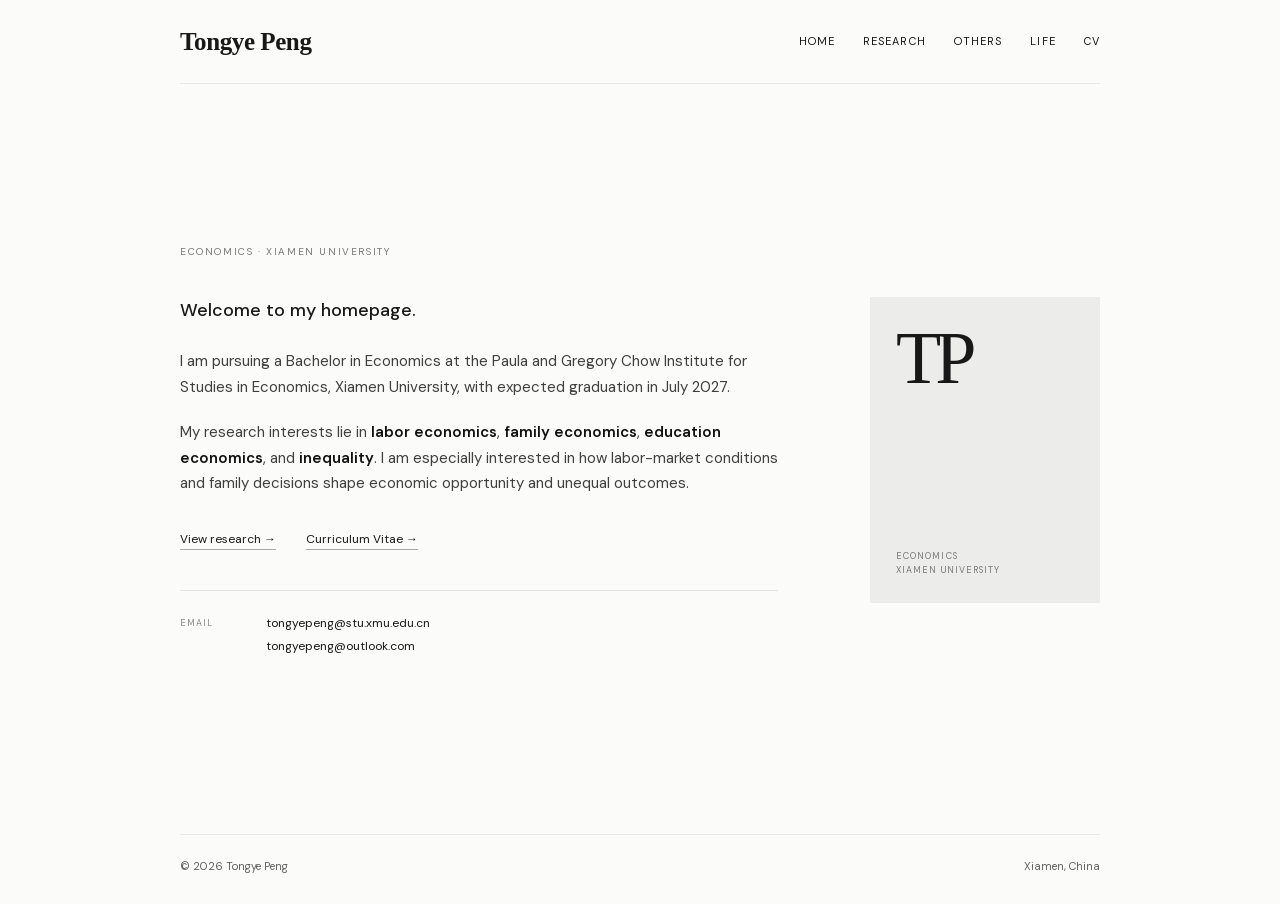
<file: index.html>
<!doctype html><html lang="en"><head><meta charset="utf-8"><meta name="viewport" content="width=device-width,initial-scale=1"><title>Tongye Peng | Economics</title><meta name="description" content="Academic website of Tongye Peng, economics undergraduate at Xiamen University."><link rel="icon" href="favicon.svg"><link rel="stylesheet" href="styles.css"></head><body><header class="header shell"><a class="wordmark" href="./">Tongye Peng</a><nav class="nav"><a href="./">Home</a><a href="research/">Research</a><a href="others/">Others</a><a href="life/">Life</a><a href="Peng_Tongye_CV.pdf" target="_blank">CV</a></nav></header><main class="home shell"><section class="home-copy"><p class="eyebrow">Economics · Xiamen University</p><h1>Welcome to my homepage.</h1><p>I am pursuing a Bachelor in Economics at the Paula and Gregory Chow Institute for Studies in Economics, Xiamen University, with expected graduation in July 2027.</p><p>My research interests lie in <strong>labor economics</strong>, <strong>family economics</strong>, <strong>education economics</strong>, and <strong>inequality</strong>. I am especially interested in how labor-market conditions and family decisions shape economic opportunity and unequal outcomes.</p><p class="home-links"><a href="research/">View research →</a><a href="Peng_Tongye_CV.pdf" target="_blank">Curriculum Vitae →</a></p><div class="contact-simple"><span>Email</span><a href="mailto:tongyepeng@stu.xmu.edu.cn">tongyepeng@stu.xmu.edu.cn</a><a href="mailto:tongyepeng@outlook.com">tongyepeng@outlook.com</a></div></section><aside class="portrait-mark" aria-label="Tongye Peng monogram"><span>TP</span><small>Economics<br>Xiamen University</small></aside></main><footer class="footer shell"><span>© 2026 Tongye Peng</span><span>Xiamen, China</span></footer></body></html>
</file>
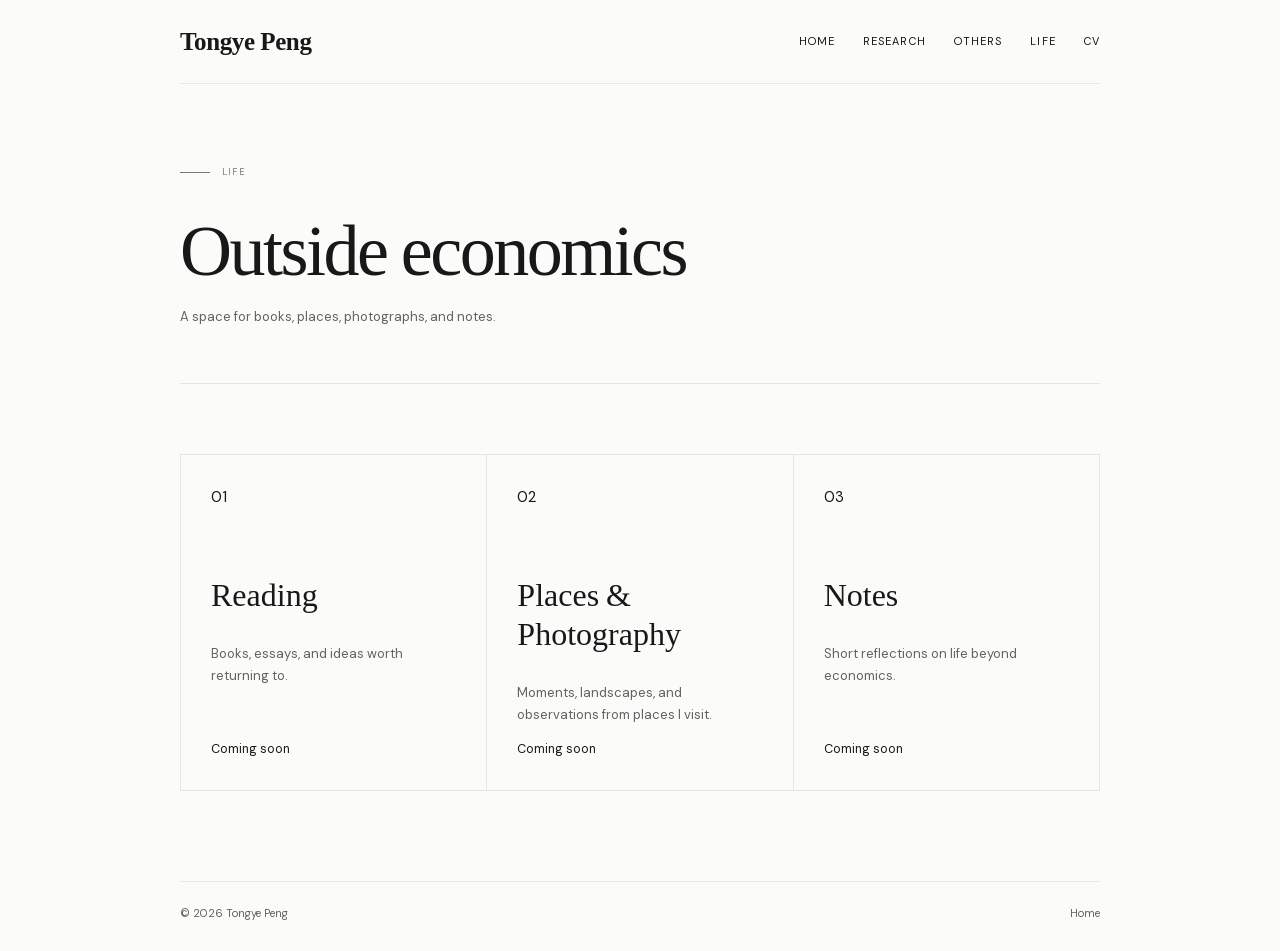
<file: life/index.html>
<!doctype html><html lang="en"><head><meta charset="utf-8"><meta name="viewport" content="width=device-width,initial-scale=1"><title>Life | Tongye Peng</title><link rel="icon" href="../favicon.svg"><link rel="stylesheet" href="../styles.css"></head><body><header class="header shell"><a class="wordmark" href="../">Tongye Peng</a><nav class="nav"><a href="../">Home</a><a href="../research/">Research</a><a href="../others/">Others</a><a href="../life/">Life</a><a href="../Peng_Tongye_CV.pdf" target="_blank">CV</a></nav></header><main class="inner shell"><section class="intro"><p class="kicker">Life</p><h1>Outside economics</h1><p>A space for books, places, photographs, and notes.</p></section><section class="cards life"><article class="card"><span>01</span><h2>Reading</h2><p>Books, essays, and ideas worth returning to.</p><small>Coming soon</small></article><article class="card"><span>02</span><h2>Places &amp; Photography</h2><p>Moments, landscapes, and observations from places I visit.</p><small>Coming soon</small></article><article class="card"><span>03</span><h2>Notes</h2><p>Short reflections on life beyond economics.</p><small>Coming soon</small></article></section></main><footer class="footer shell"><span>© 2026 Tongye Peng</span><a href="../">Home</a></footer></body></html>
</file>
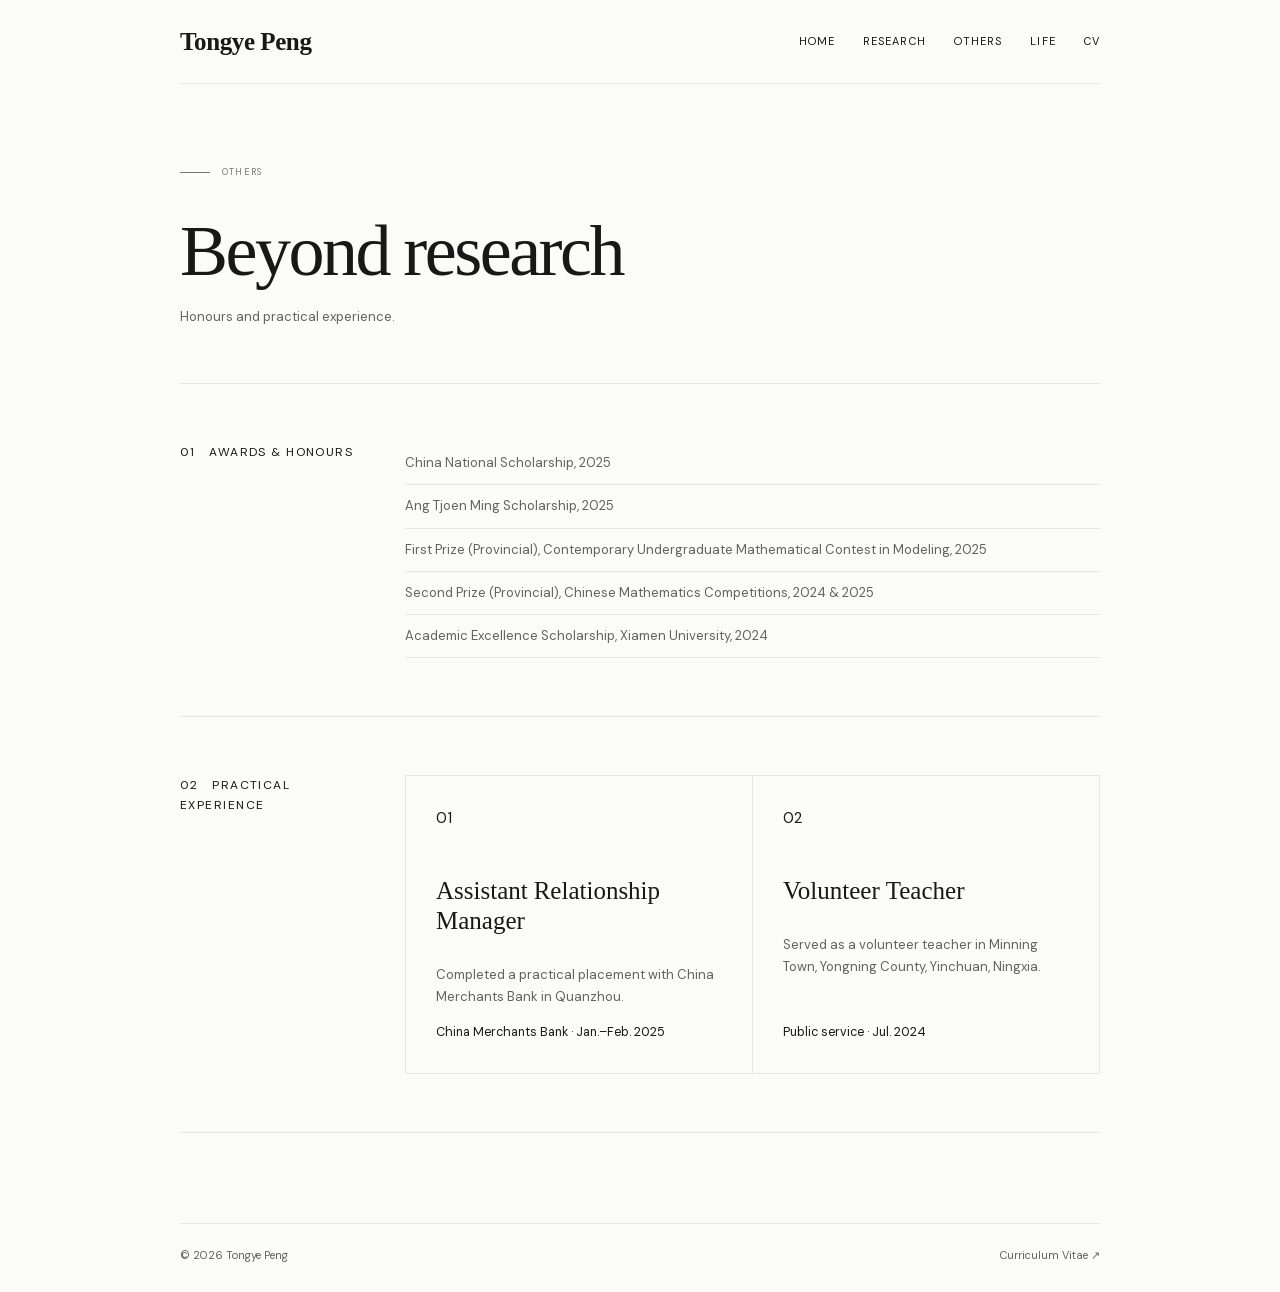
<file: others/index.html>
<!doctype html><html lang="en"><head><meta charset="utf-8"><meta name="viewport" content="width=device-width,initial-scale=1"><title>Others | Tongye Peng</title><link rel="icon" href="../favicon.svg"><link rel="stylesheet" href="../styles.css"></head><body><header class="header shell"><a class="wordmark" href="../">Tongye Peng</a><nav class="nav"><a href="../">Home</a><a href="../research/">Research</a><a href="../others/">Others</a><a href="../life/">Life</a><a class="cv" href="../Peng_Tongye_CV.pdf" target="_blank">CV</a></nav></header><main class="inner shell"><section class="intro"><p class="kicker">Others</p><h1>Beyond research</h1><p>Honours and practical experience.</p></section><section class="profile"><div class="label">01 &nbsp; Awards &amp; Honours</div><div class="awards"><p>China National Scholarship, 2025</p><p>Ang Tjoen Ming Scholarship, 2025</p><p>First Prize (Provincial), Contemporary Undergraduate Mathematical Contest in Modeling, 2025</p><p>Second Prize (Provincial), Chinese Mathematics Competitions, 2024 &amp; 2025</p><p>Academic Excellence Scholarship, Xiamen University, 2024</p></div></section><section class="profile"><div class="label">02 &nbsp; Practical Experience</div><div class="cards"><article class="card"><span>01</span><h2>Assistant Relationship Manager</h2><p>Completed a practical placement with China Merchants Bank in Quanzhou.</p><small>China Merchants Bank · Jan.–Feb. 2025</small></article><article class="card"><span>02</span><h2>Volunteer Teacher</h2><p>Served as a volunteer teacher in Minning Town, Yongning County, Yinchuan, Ningxia.</p><small>Public service · Jul. 2024</small></article></div></section></main><footer class="footer shell"><span>© 2026 Tongye Peng</span><a href="../Peng_Tongye_CV.pdf" target="_blank">Curriculum Vitae ↗</a></footer></body></html>
</file>
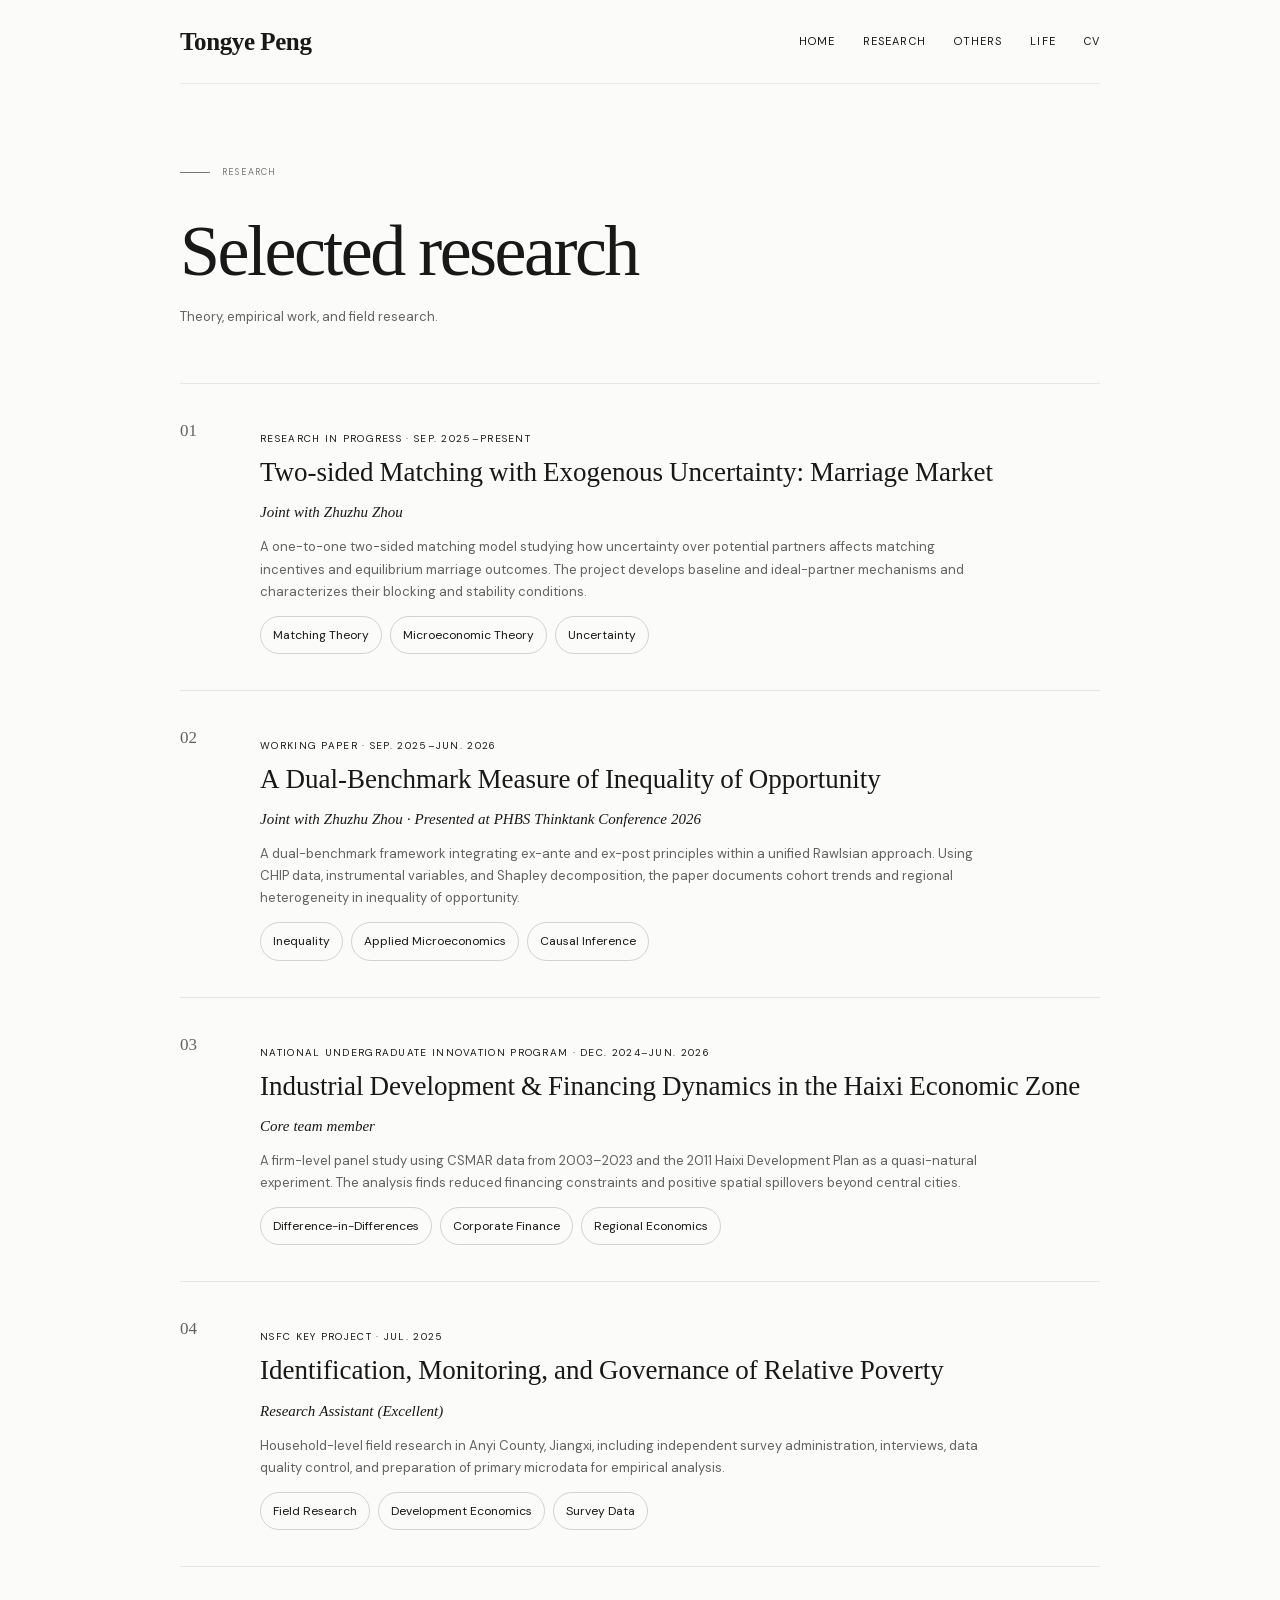
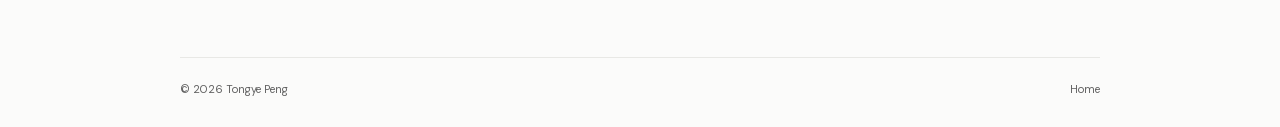
<file: research/index.html>
<!doctype html><html lang="en"><head><meta charset="utf-8"><meta name="viewport" content="width=device-width,initial-scale=1"><title>Research | Tongye Peng</title><link rel="icon" href="../favicon.svg"><link rel="stylesheet" href="../styles.css"></head><body><header class="header shell"><a class="wordmark" href="../">Tongye Peng</a><nav class="nav"><a href="../">Home</a><a href="../research/">Research</a><a href="../others/">Others</a><a href="../life/">Life</a><a class="cv" href="../Peng_Tongye_CV.pdf" target="_blank">CV</a></nav></header><main class="inner shell"><section class="intro"><p class="kicker">Research</p><h1>Selected research</h1><p>Theory, empirical work, and field research.</p></section><section>
<article class="item"><div class="number">01</div><div><p class="status">Research in progress · Sep. 2025–Present</p><h2>Two-sided Matching with Exogenous Uncertainty: Marriage Market</h2><p class="note">Joint with Zhuzhu Zhou</p><p class="description">A one-to-one two-sided matching model studying how uncertainty over potential partners affects matching incentives and equilibrium marriage outcomes. The project develops baseline and ideal-partner mechanisms and characterizes their blocking and stability conditions.</p><div class="tags"><span>Matching Theory</span><span>Microeconomic Theory</span><span>Uncertainty</span></div></div></article>
<article class="item"><div class="number">02</div><div><p class="status">Working paper · Sep. 2025–Jun. 2026</p><h2>A Dual-Benchmark Measure of Inequality of Opportunity</h2><p class="note">Joint with Zhuzhu Zhou · Presented at PHBS Thinktank Conference 2026</p><p class="description">A dual-benchmark framework integrating ex-ante and ex-post principles within a unified Rawlsian approach. Using CHIP data, instrumental variables, and Shapley decomposition, the paper documents cohort trends and regional heterogeneity in inequality of opportunity.</p><div class="tags"><span>Inequality</span><span>Applied Microeconomics</span><span>Causal Inference</span></div></div></article>
<article class="item"><div class="number">03</div><div><p class="status">National Undergraduate Innovation Program · Dec. 2024–Jun. 2026</p><h2>Industrial Development &amp; Financing Dynamics in the Haixi Economic Zone</h2><p class="note">Core team member</p><p class="description">A firm-level panel study using CSMAR data from 2003–2023 and the 2011 Haixi Development Plan as a quasi-natural experiment. The analysis finds reduced financing constraints and positive spatial spillovers beyond central cities.</p><div class="tags"><span>Difference-in-Differences</span><span>Corporate Finance</span><span>Regional Economics</span></div></div></article>
<article class="item"><div class="number">04</div><div><p class="status">NSFC Key Project · Jul. 2025</p><h2>Identification, Monitoring, and Governance of Relative Poverty</h2><p class="note">Research Assistant (Excellent)</p><p class="description">Household-level field research in Anyi County, Jiangxi, including independent survey administration, interviews, data quality control, and preparation of primary microdata for empirical analysis.</p><div class="tags"><span>Field Research</span><span>Development Economics</span><span>Survey Data</span></div></div></article>
</section></main><footer class="footer shell"><span>© 2026 Tongye Peng</span><a href="../">Home</a></footer></body></html>
</file>
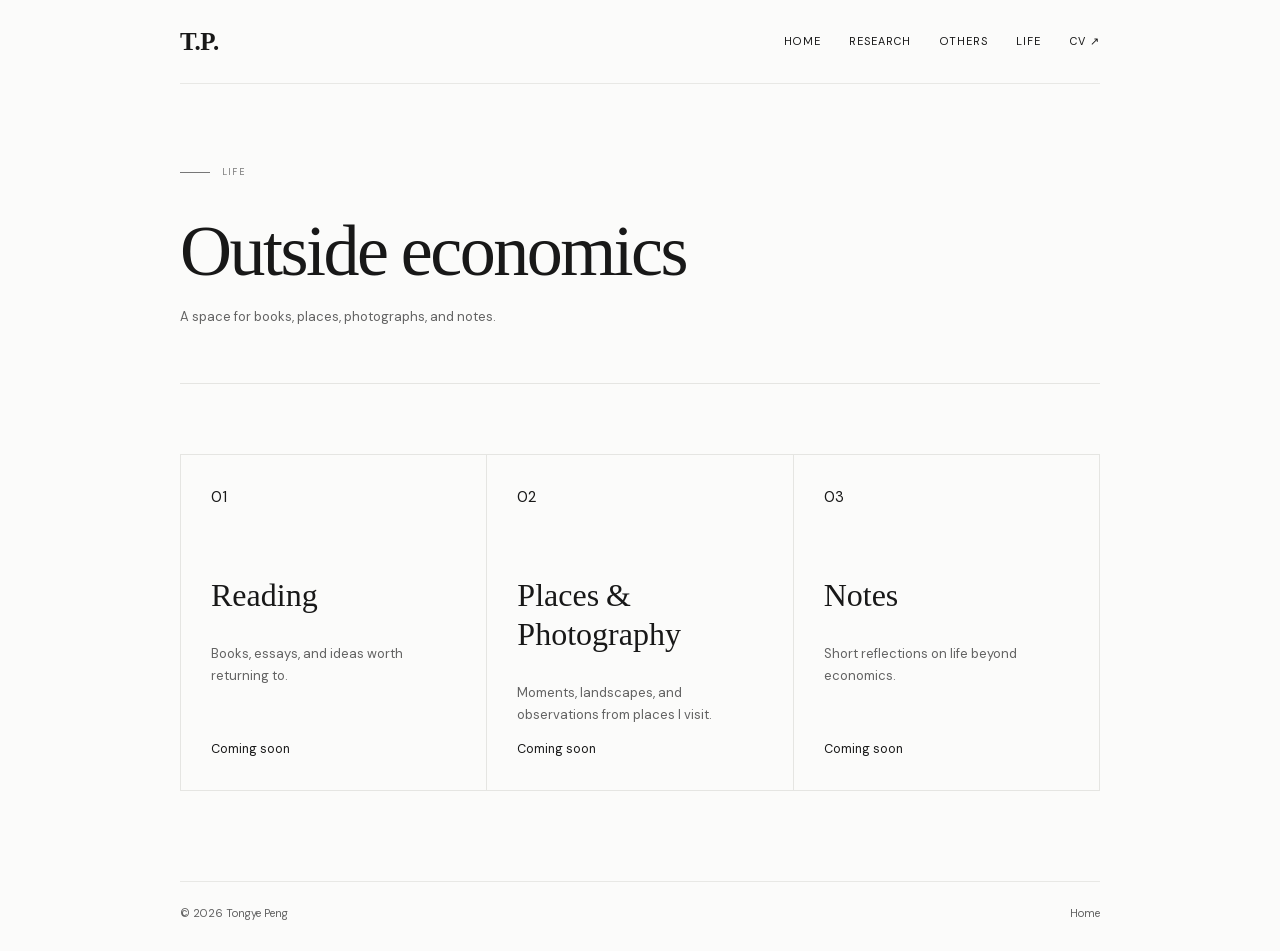
<file: life/index2.html>
<!doctype html><html lang="en"><head><meta charset="utf-8"><meta name="viewport" content="width=device-width,initial-scale=1"><title>Life | Tongye Peng</title><link rel="icon" href="../favicon.svg"><link rel="stylesheet" href="../styles.css"></head><body><header class="header shell"><a class="wordmark" href="../">T.P.</a><nav class="nav"><a href="../">Home</a><a href="../research/">Research</a><a href="../others/">Others</a><a href="../life/">Life</a><a class="cv" href="../Peng_Tongye_CV.pdf" target="_blank">CV ↗</a></nav></header><main class="inner shell"><section class="intro"><p class="kicker">Life</p><h1>Outside economics</h1><p>A space for books, places, photographs, and notes.</p></section><section class="cards life"><article class="card"><span>01</span><h2>Reading</h2><p>Books, essays, and ideas worth returning to.</p><small>Coming soon</small></article><article class="card"><span>02</span><h2>Places &amp; Photography</h2><p>Moments, landscapes, and observations from places I visit.</p><small>Coming soon</small></article><article class="card"><span>03</span><h2>Notes</h2><p>Short reflections on life beyond economics.</p><small>Coming soon</small></article></section></main><footer class="footer shell"><span>© 2026 Tongye Peng</span><a href="../">Home</a></footer></body></html>
</file>
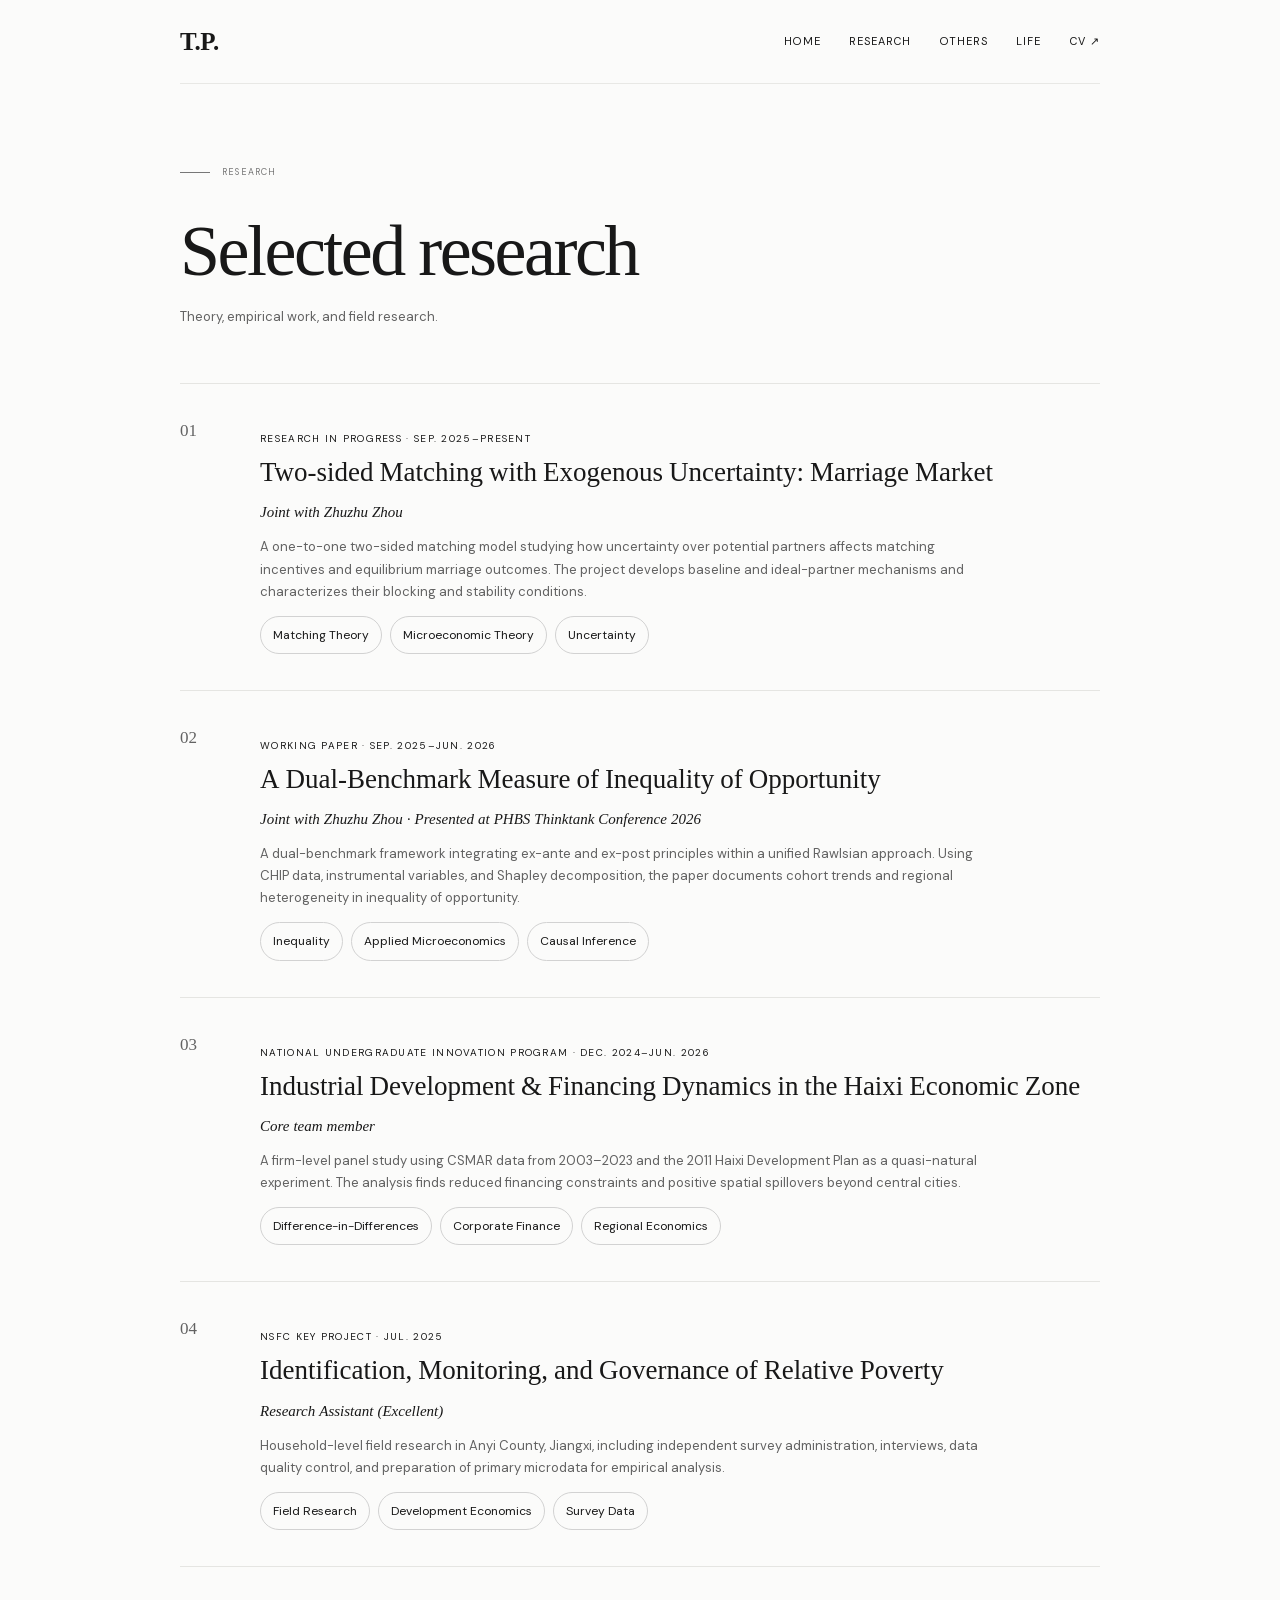
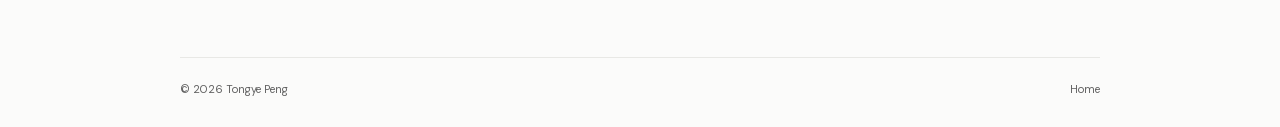
<file: research/index1.html>
<!doctype html><html lang="en"><head><meta charset="utf-8"><meta name="viewport" content="width=device-width,initial-scale=1"><title>Research | Tongye Peng</title><link rel="icon" href="../favicon.svg"><link rel="stylesheet" href="../styles.css"></head><body><header class="header shell"><a class="wordmark" href="../">T.P.</a><nav class="nav"><a href="../">Home</a><a href="../research/">Research</a><a href="../others/">Others</a><a href="../life/">Life</a><a class="cv" href="../Peng_Tongye_CV.pdf" target="_blank">CV ↗</a></nav></header><main class="inner shell"><section class="intro"><p class="kicker">Research</p><h1>Selected research</h1><p>Theory, empirical work, and field research.</p></section><section>
<article class="item"><div class="number">01</div><div><p class="status">Research in progress · Sep. 2025–Present</p><h2>Two-sided Matching with Exogenous Uncertainty: Marriage Market</h2><p class="note">Joint with Zhuzhu Zhou</p><p class="description">A one-to-one two-sided matching model studying how uncertainty over potential partners affects matching incentives and equilibrium marriage outcomes. The project develops baseline and ideal-partner mechanisms and characterizes their blocking and stability conditions.</p><div class="tags"><span>Matching Theory</span><span>Microeconomic Theory</span><span>Uncertainty</span></div></div></article>
<article class="item"><div class="number">02</div><div><p class="status">Working paper · Sep. 2025–Jun. 2026</p><h2>A Dual-Benchmark Measure of Inequality of Opportunity</h2><p class="note">Joint with Zhuzhu Zhou · Presented at PHBS Thinktank Conference 2026</p><p class="description">A dual-benchmark framework integrating ex-ante and ex-post principles within a unified Rawlsian approach. Using CHIP data, instrumental variables, and Shapley decomposition, the paper documents cohort trends and regional heterogeneity in inequality of opportunity.</p><div class="tags"><span>Inequality</span><span>Applied Microeconomics</span><span>Causal Inference</span></div></div></article>
<article class="item"><div class="number">03</div><div><p class="status">National Undergraduate Innovation Program · Dec. 2024–Jun. 2026</p><h2>Industrial Development &amp; Financing Dynamics in the Haixi Economic Zone</h2><p class="note">Core team member</p><p class="description">A firm-level panel study using CSMAR data from 2003–2023 and the 2011 Haixi Development Plan as a quasi-natural experiment. The analysis finds reduced financing constraints and positive spatial spillovers beyond central cities.</p><div class="tags"><span>Difference-in-Differences</span><span>Corporate Finance</span><span>Regional Economics</span></div></div></article>
<article class="item"><div class="number">04</div><div><p class="status">NSFC Key Project · Jul. 2025</p><h2>Identification, Monitoring, and Governance of Relative Poverty</h2><p class="note">Research Assistant (Excellent)</p><p class="description">Household-level field research in Anyi County, Jiangxi, including independent survey administration, interviews, data quality control, and preparation of primary microdata for empirical analysis.</p><div class="tags"><span>Field Research</span><span>Development Economics</span><span>Survey Data</span></div></div></article>
</section></main><footer class="footer shell"><span>© 2026 Tongye Peng</span><a href="../">Home</a></footer></body></html>
</file>
<file: styles.css>
@font-face{font-family:DM;src:url('./assets/dm-sans.woff2')}@font-face{font-family:Cormorant;src:url('./assets/cormorant-garamond.woff2')}*{box-sizing:border-box}html{background:#fff;color:#000}body{margin:0;font-family:DM,Arial,sans-serif}a{color:inherit;text-decoration:none}.shell{width:min(1240px,calc(100% - 80px));margin:auto}.header{height:96px;display:flex;align-items:center;justify-content:space-between;border-bottom:1px solid #d2d2d2}.wordmark{font:600 28px Cormorant,serif}.nav{display:flex;align-items:center;gap:34px;font-size:13px}.nav a:hover{opacity:.55}.cv{border:1px solid #000;border-radius:99px;padding:10px 17px}.hero{padding:38px 0 24px;position:relative}.kicker{display:flex;align-items:center;gap:12px;text-transform:uppercase;letter-spacing:.13em;font-size:11px}.kicker:before{content:'';width:30px;border-top:1px solid}.hero h1{font:500 clamp(72px,9.4vw,124px)/.82 Cormorant,serif;letter-spacing:-.06em;margin:38px 0 0}.about{display:grid;grid-template-columns:220px 1fr;gap:5%;padding:38px 0 32px}.about h2{font:500 clamp(34px,4vw,52px)/1 Cormorant,serif;margin:0}.columns{display:grid;grid-template-columns:1fr 1fr;gap:50px;color:#626262;font-size:14px;line-height:1.55}.interests,.contact{margin-top:22px;padding-top:18px;border-top:1px solid #d2d2d2}.interests{display:grid;grid-template-columns:180px 1fr;gap:30px}.interests strong{font:500 19px Cormorant,serif}.tags{display:flex;flex-wrap:wrap;gap:8px}.tags span{border:1px solid #d2d2d2;border-radius:99px;padding:8px 12px;font-size:12px}.contact h3{font:500 27px Cormorant,serif;margin:0 0 10px}.email{display:flex;flex-wrap:wrap;gap:8px;color:#626262;font-size:13px}.email strong{color:#000}.footer{display:flex;justify-content:space-between;padding:20px 0;border-top:1px solid #d2d2d2;color:#626262;font-size:11px}.inner{padding:90px 0 100px}.intro{padding-bottom:70px;border-bottom:1px solid #d2d2d2}.intro h1{font:500 clamp(72px,10vw,140px)/.86 Cormorant,serif;letter-spacing:-.055em;margin:55px 0 25px}.intro>p:last-child,.description{color:#626262;font-size:13px}.item{display:grid;grid-template-columns:90px 1fr;gap:28px;padding:45px 0;border-bottom:1px solid #d2d2d2}.number{font:500 24px Cormorant,serif;color:#626262}.status{text-transform:uppercase;letter-spacing:.13em;font-size:10px}.item h2{font:500 32px/1.15 Cormorant,serif;margin:12px 0}.note{font:italic 15px Cormorant,serif}.description{max-width:740px;line-height:1.7}.profile{display:grid;grid-template-columns:220px 1fr;gap:9%;padding:90px 0;border-bottom:1px solid #d2d2d2}.label{text-transform:uppercase;letter-spacing:.12em;font-size:12px}.awards p{font-size:13px;color:#626262;padding:10px 0;margin:0;border-bottom:1px solid #d2d2d2}.cards{display:grid;grid-template-columns:repeat(2,1fr);border-top:1px solid #d2d2d2;border-left:1px solid #d2d2d2}.card{min-height:300px;padding:30px;border-right:1px solid #d2d2d2;border-bottom:1px solid #d2d2d2;display:flex;flex-direction:column}.card h2{font:500 29px Cormorant,serif;margin:45px 0 15px}.card p{color:#626262;font-size:13px;line-height:1.7}.card small{margin-top:auto}.life{grid-template-columns:repeat(3,1fr);margin-top:70px}.life .card{min-height:360px}.life .card h2{font-size:32px;margin-top:65px}
@media(max-width:800px){.shell{width:calc(100% - 36px)}.header{height:auto;min-height:74px;padding:18px 0;align-items:flex-start}.nav{gap:14px;flex-wrap:wrap;justify-content:flex-end}.nav a{font-size:11px}.cv{display:none}.hero h1{font-size:clamp(54px,16vw,82px)}.about,.profile{grid-template-columns:1fr;gap:36px}.columns,.cards,.life{grid-template-columns:1fr}.interests{grid-template-columns:1fr}.inner{padding-top:65px}.intro h1{font-size:clamp(58px,18vw,86px)}.item{grid-template-columns:42px 1fr}.email{line-height:1.8}}

/* Minimal academic edition inspired by classic faculty homepages. */
html,body{background:#fbfbfa;color:#181818}body{font-family:DM,Arial,sans-serif;font-size:15px;line-height:1.7}.shell{width:min(920px,calc(100% - 48px))}.header{height:84px;border-bottom:1px solid #e8e8e5}.wordmark{font:600 25px Cormorant,Georgia,serif;letter-spacing:-.015em}.nav{gap:28px}.nav a{font-size:11px;letter-spacing:.1em;text-transform:uppercase}.nav .cv{border:0;border-radius:0;padding:0}.home{min-height:calc(100vh - 150px);display:grid;grid-template-columns:minmax(0,1fr) 230px;gap:92px;align-items:center;padding:68px 0 86px}.home-copy{max-width:610px}.eyebrow{margin:0 0 36px;color:#777;font-size:10px;letter-spacing:.16em;text-transform:uppercase}.home h1{font:500 18px/1.6 DM,Arial,sans-serif;letter-spacing:0;margin:0 0 24px}.home-copy>p:not(.eyebrow):not(.home-links){margin:0 0 20px;color:#3f3f3f}.home strong{color:#111;font-weight:600}.home-links{display:flex;gap:30px;margin:32px 0 40px}.home-links a{border-bottom:1px solid #aaa;font-size:12px}.contact-simple{display:grid;grid-template-columns:70px 1fr;gap:3px 16px;padding-top:22px;border-top:1px solid #e5e5e2;font-size:12px}.contact-simple span{grid-row:1/3;color:#888;text-transform:uppercase;letter-spacing:.1em;font-size:9px;padding-top:3px}.portrait-mark{aspect-ratio:3/4;background:#ececea;display:flex;flex-direction:column;justify-content:space-between;padding:26px}.portrait-mark span{font:500 74px/1 Cormorant,Georgia,serif;letter-spacing:-.08em}.portrait-mark small{font-size:9px;line-height:1.6;letter-spacing:.12em;text-transform:uppercase;color:#777}.footer{padding:22px 0 28px;border-color:#e8e8e5}.inner{padding:72px 0 90px}.intro{padding-bottom:42px;border-color:#e5e5e2}.intro .kicker{font-size:9px;color:#777}.intro h1{font:500 clamp(46px,7vw,72px)/1 Cormorant,Georgia,serif;letter-spacing:-.035em;margin:36px 0 18px}.item{grid-template-columns:52px 1fr;padding:36px 0;border-color:#e5e5e2}.number{font-size:17px}.item h2{font-size:27px;margin:8px 0}.profile{grid-template-columns:175px 1fr;gap:50px;padding:58px 0;border-color:#e5e5e2}.cards,.card,.awards p{border-color:#e5e5e2}.card{min-height:260px}.card h2{font-size:25px}.life .card{min-height:300px}
@media(max-width:720px){.shell{width:calc(100% - 36px)}.header{align-items:center}.wordmark{font-size:21px}.nav{gap:12px}.nav a{font-size:9px}.home{grid-template-columns:1fr;gap:42px;padding-top:52px}.portrait-mark{width:170px;order:-1}.contact-simple{grid-template-columns:1fr}.contact-simple span{grid-row:auto}.profile{grid-template-columns:1fr;gap:28px}.item{grid-template-columns:35px 1fr}.item h2{font-size:23px}}
</file>
